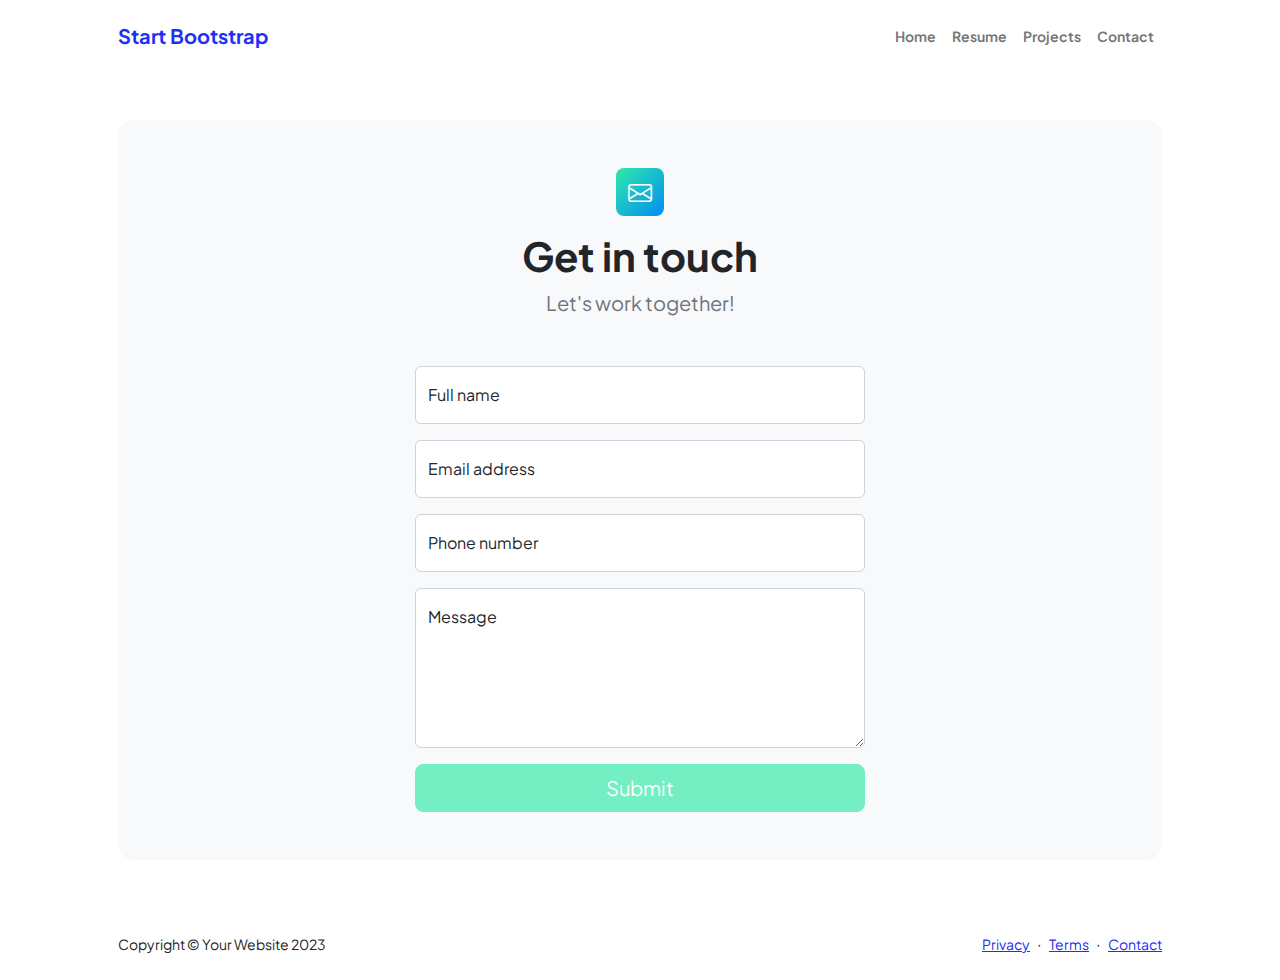
<file: contact.html>
<!DOCTYPE html>
<html lang="en">
    <head>
        <meta charset="utf-8" />
        <meta name="viewport" content="width=device-width, initial-scale=1, shrink-to-fit=no" />
        <meta name="description" content />
        <meta name="author" content />
        <title>Contact</title>
        <!-- Favicon-->
        <link rel="icon" type="image/x-icon" href="assets/favicon2.ico" />
        <!-- Custom Google font-->
        <link rel="preconnect" href="https://fonts.googleapis.com" />
        <link rel="preconnect" href="https://fonts.gstatic.com" crossorigin />
        <link href="https://fonts.googleapis.com/css2?family=Plus+Jakarta+Sans:wght@100;200;300;400;500;600;700;800;900&amp;display=swap" rel="stylesheet" />
        <!-- Bootstrap icons-->
        <link href="https://cdn.jsdelivr.net/npm/bootstrap-icons@1.8.1/font/bootstrap-icons.css" rel="stylesheet" />
        <!-- Core theme CSS (includes Bootstrap)-->
        <link href="css/styles.css" rel="stylesheet" />
    </head>
    <body class="d-flex flex-column">
        <main class="flex-shrink-0">
            <!-- Navigation-->
            <nav class="navbar navbar-expand-lg navbar-light bg-white py-3">
                <div class="container px-5">
                    <a class="navbar-brand" href="index.html"><span class="fw-bolder text-primary">Start Bootstrap</span></a>
                    <button class="navbar-toggler" type="button" data-bs-toggle="collapse" data-bs-target="#navbarSupportedContent" aria-controls="navbarSupportedContent" aria-expanded="false" aria-label="Toggle navigation"><span class="navbar-toggler-icon"></span></button>
                    <div class="collapse navbar-collapse" id="navbarSupportedContent">
                        <ul class="navbar-nav ms-auto mb-2 mb-lg-0 small fw-bolder">
                            <li class="nav-item"><a class="nav-link" href="index.html">Home</a></li>
                            <li class="nav-item"><a class="nav-link" href="resume.html">Resume</a></li>
                            <li class="nav-item"><a class="nav-link" href="projects.html">Projects</a></li>
                            <li class="nav-item"><a class="nav-link" href="contact.html">Contact</a></li>
                        </ul>
                    </div>
                </div>
            </nav>
            <!-- Page content-->
            <section class="py-5">
                <div class="container px-5">
                    <!-- Contact form-->
                    <div class="bg-light rounded-4 py-5 px-4 px-md-5">
                        <div class="text-center mb-5">
                            <div class="feature bg-primary bg-gradient-primary-to-secondary text-white rounded-3 mb-3"><i class="bi bi-envelope"></i></div>
                            <h1 class="fw-bolder">Get in touch</h1>
                            <p class="lead fw-normal text-muted mb-0">Let's work together!</p>
                        </div>
                        <div class="row gx-5 justify-content-center">
                            <div class="col-lg-8 col-xl-6">
                                <!-- * * * * * * * * * * * * * * *-->
                                <!-- * * SB Forms Contact Form * *-->
                                <!-- * * * * * * * * * * * * * * *-->
                                <!-- This form is pre-integrated with SB Forms.-->
                                <!-- To make this form functional, sign up at-->
                                <!-- https://startbootstrap.com/solution/contact-forms-->
                                <!-- to get an API token!-->
                                <form id="contactForm" data-sb-form-api-token="API_TOKEN">
                                    <!-- Name input-->
                                    <div class="form-floating mb-3">
                                        <input class="form-control" id="name" type="text" placeholder="Enter your name..." data-sb-validations="required" />
                                        <label for="name">Full name</label>
                                        <div class="invalid-feedback" data-sb-feedback="name:required">A name is required.</div>
                                    </div>
                                    <!-- Email address input-->
                                    <div class="form-floating mb-3">
                                        <input class="form-control" id="email" type="email" placeholder="name@example.com" data-sb-validations="required,email" />
                                        <label for="email">Email address</label>
                                        <div class="invalid-feedback" data-sb-feedback="email:required">An email is required.</div>
                                        <div class="invalid-feedback" data-sb-feedback="email:email">Email is not valid.</div>
                                    </div>
                                    <!-- Phone number input-->
                                    <div class="form-floating mb-3">
                                        <input class="form-control" id="phone" type="tel" placeholder="(123) 456-7890" data-sb-validations="required" />
                                        <label for="phone">Phone number</label>
                                        <div class="invalid-feedback" data-sb-feedback="phone:required">A phone number is required.</div>
                                    </div>
                                    <!-- Message input-->
                                    <div class="form-floating mb-3">
                                        <textarea class="form-control" id="message" type="text" placeholder="Enter your message here..." style="height: 10rem" data-sb-validations="required"></textarea>
                                        <label for="message">Message</label>
                                        <div class="invalid-feedback" data-sb-feedback="message:required">A message is required.</div>
                                    </div>
                                    <!-- Submit success message-->
                                    <!---->
                                    <!-- This is what your users will see when the form-->
                                    <!-- has successfully submitted-->
                                    <div class="d-none" id="submitSuccessMessage">
                                        <div class="text-center mb-3">
                                            <div class="fw-bolder">Form submission successful!</div>
                                            To activate this form, sign up at
                                            <br />
                                            <a href="https://startbootstrap.com/solution/contact-forms">https://startbootstrap.com/solution/contact-forms</a>
                                        </div>
                                    </div>
                                    <!-- Submit error message-->
                                    <!---->
                                    <!-- This is what your users will see when there is-->
                                    <!-- an error submitting the form-->
                                    <div class="d-none" id="submitErrorMessage"><div class="text-center text-danger mb-3">Error sending message!</div></div>
                                    <!-- Submit Button-->
                                    <div class="d-grid"><button class="btn btn-primary btn-lg disabled" id="submitButton" type="submit">Submit</button></div>
                                </form>
                            </div>
                        </div>
                    </div>
                </div>
            </section>

        </main>
        <!-- Footer-->
        <footer class="bg-white py-4 mt-auto">
            <div class="container px-5">
                <div class="row align-items-center justify-content-between flex-column flex-sm-row">
                    <div class="col-auto"><div class="small m-0">Copyright &copy; Your Website 2023</div></div>
                    <div class="col-auto">
                        <a class="small" href="#!">Privacy</a>
                        <span class="mx-1">&middot;</span>
                        <a class="small" href="#!">Terms</a>
                        <span class="mx-1">&middot;</span>
                        <a class="small" href="#!">Contact</a>
                    </div>
                </div>
            </div>
        </footer>
        <!-- Bootstrap core JS-->
        <script src="https://cdn.jsdelivr.net/npm/bootstrap@5.2.3/dist/js/bootstrap.bundle.min.js"></script>
        <!-- Core theme JS-->
        <script src="js/scripts.js"></script>
        <!-- * * * * * * * * * * * * * * * * * * * * * * * * * * * * * * * * * * * * * * * *-->
        <!-- * *                               SB Forms JS                               * *-->
        <!-- * * Activate your form at https://startbootstrap.com/solution/contact-forms * *-->
        <!-- * * * * * * * * * * * * * * * * * * * * * * * * * * * * * * * * * * * * * * * *-->
        <script src="https://cdn.startbootstrap.com/sb-forms-latest.js"></script>
    </body>
</html>
</file>
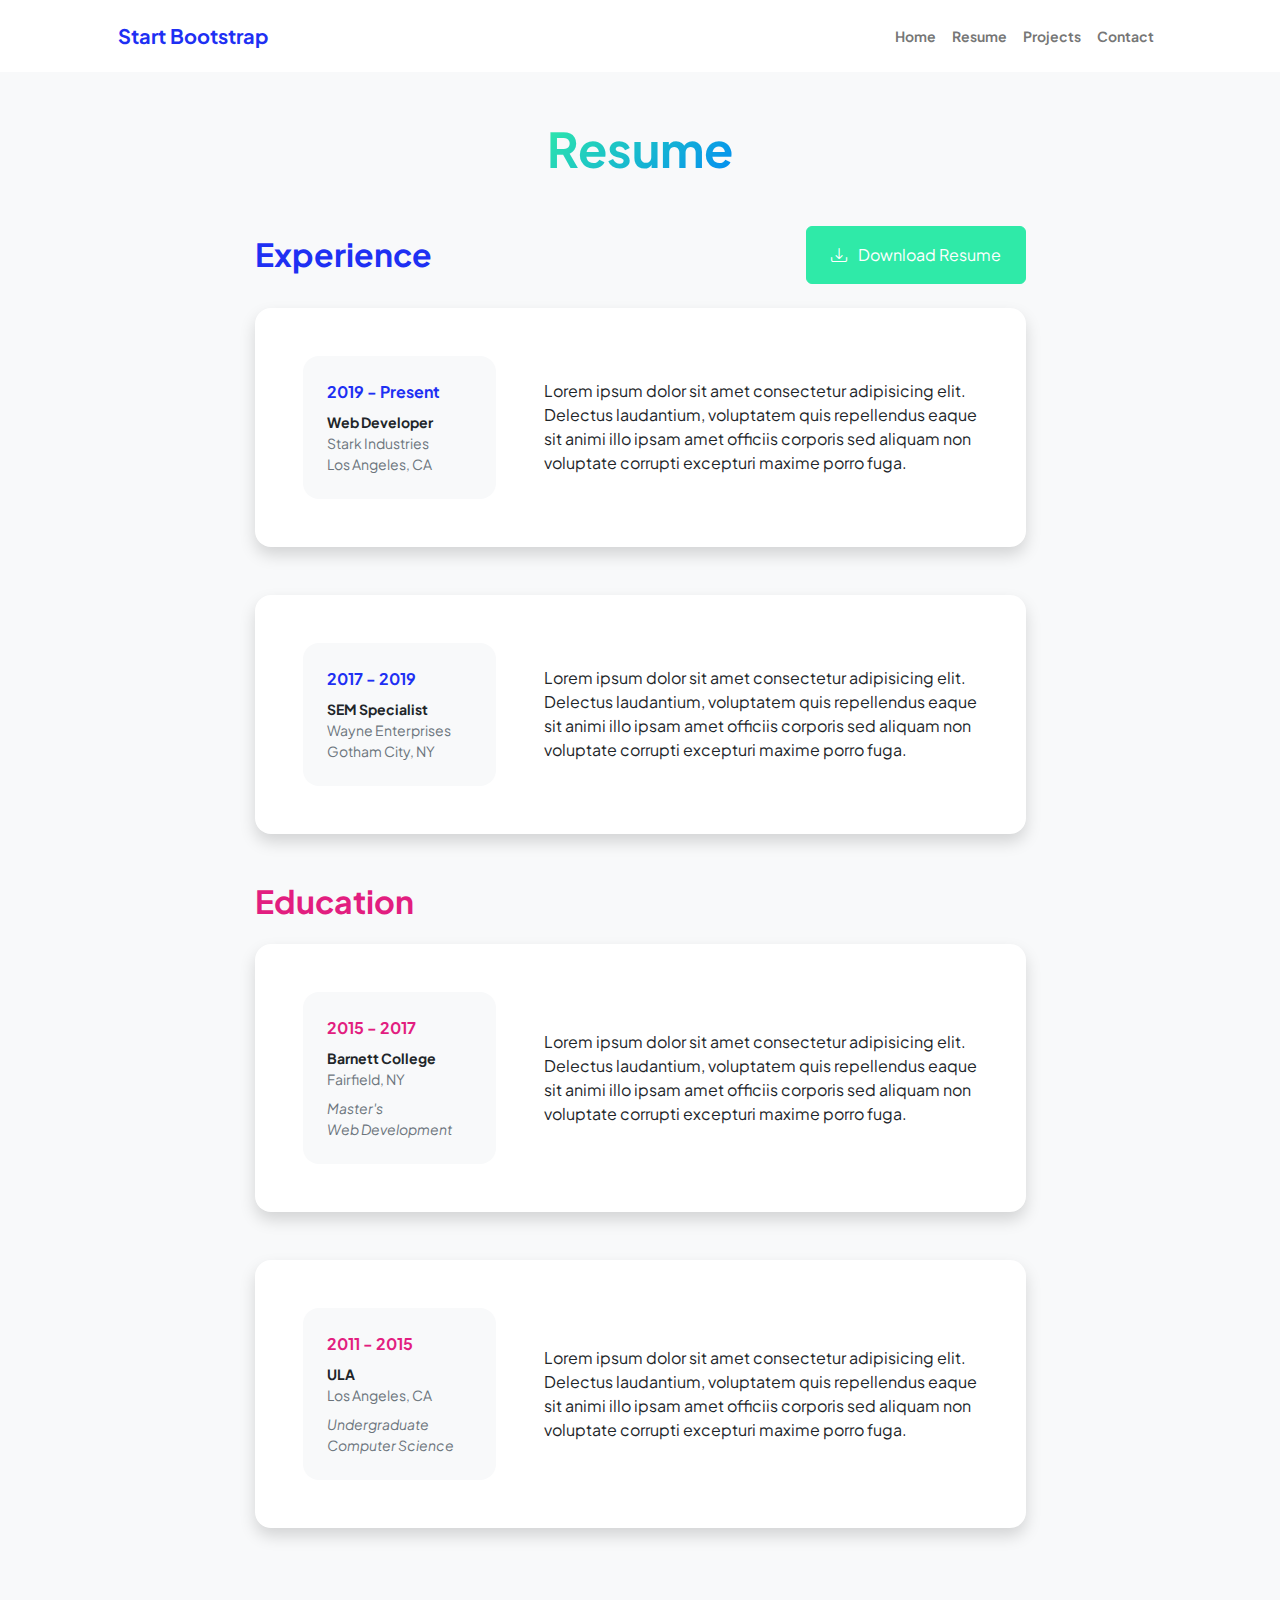
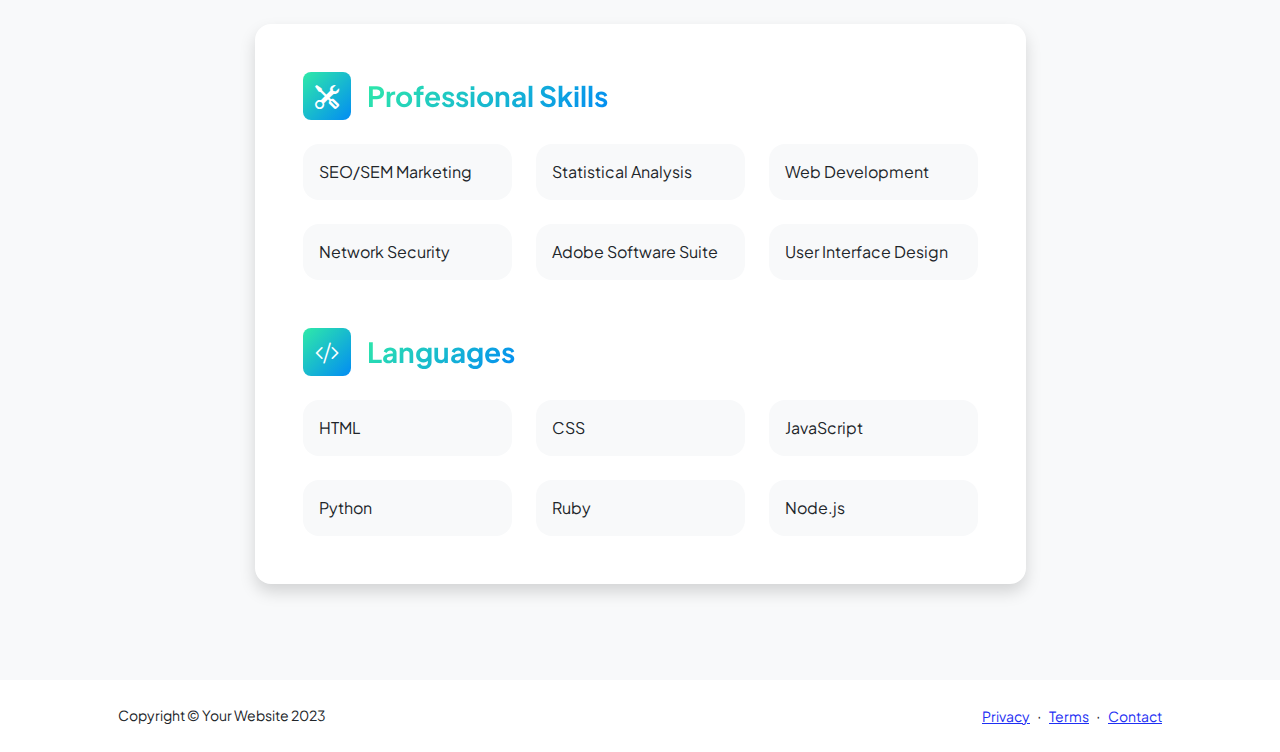
<file: resume.html>
<!DOCTYPE html>
<html lang="en">
    <head>
        <meta charset="utf-8" />
        <meta name="viewport" content="width=device-width, initial-scale=1, shrink-to-fit=no" />
        <meta name="description" content="" />
        <meta name="author" content="" />
        <title>Resume</title>
        <!-- Favicon-->
        <link rel="icon" type="image/x-icon" href="assets/favicon2.ico" />
        <!-- Custom Google font-->
        <link rel="preconnect" href="https://fonts.googleapis.com" />
        <link rel="preconnect" href="https://fonts.gstatic.com" crossorigin />
        <link href="https://fonts.googleapis.com/css2?family=Plus+Jakarta+Sans:wght@100;200;300;400;500;600;700;800;900&amp;display=swap" rel="stylesheet" />
        <!-- Bootstrap icons-->
        <link href="https://cdn.jsdelivr.net/npm/bootstrap-icons@1.8.1/font/bootstrap-icons.css" rel="stylesheet" />
        <!-- Core theme CSS (includes Bootstrap)-->
        <link href="css/styles.css" rel="stylesheet" />
    </head>
    <body class="d-flex flex-column h-100 bg-light">
        <main class="flex-shrink-0">
            <!-- Navigation-->
            <nav class="navbar navbar-expand-lg navbar-light bg-white py-3">
                <div class="container px-5">
                    <a class="navbar-brand" href="index.html"><span class="fw-bolder text-primary">Start Bootstrap</span></a>
                    <button class="navbar-toggler" type="button" data-bs-toggle="collapse" data-bs-target="#navbarSupportedContent" aria-controls="navbarSupportedContent" aria-expanded="false" aria-label="Toggle navigation"><span class="navbar-toggler-icon"></span></button>
                    <div class="collapse navbar-collapse" id="navbarSupportedContent">
                        <ul class="navbar-nav ms-auto mb-2 mb-lg-0 small fw-bolder">
                            <li class="nav-item"><a class="nav-link" href="index.html">Home</a></li>
                            <li class="nav-item"><a class="nav-link" href="resume.html">Resume</a></li>
                            <li class="nav-item"><a class="nav-link" href="projects.html">Projects</a></li>
                            <li class="nav-item"><a class="nav-link" href="contact.html">Contact</a></li>
                        </ul>
                    </div>
                </div>
            </nav>
            <!-- Page Content-->
            <div class="container px-5 my-5">
                <div class="text-center mb-5">
                    <h1 class="display-5 fw-bolder mb-0"><span class="text-gradient d-inline">Resume</span></h1>
                </div>
                <div class="row gx-5 justify-content-center">
                    <div class="col-lg-11 col-xl-9 col-xxl-8">
                        <!-- Experience Section-->
                        <section>
                            <div class="d-flex align-items-center justify-content-between mb-4">
                                <h2 class="text-primary fw-bolder mb-0">Experience</h2>
                                <!-- Download resume button-->
                                <!-- Note: Set the link href target to a PDF file within your project-->
                                <a class="btn btn-primary px-4 py-3" href="#!">
                                    <div class="d-inline-block bi bi-download me-2"></div>
                                    Download Resume
                                </a>
                            </div>
                            <!-- Experience Card 1-->
                            <div class="card shadow border-0 rounded-4 mb-5">
                                <div class="card-body p-5">
                                    <div class="row align-items-center gx-5">
                                        <div class="col text-center text-lg-start mb-4 mb-lg-0">
                                            <div class="bg-light p-4 rounded-4">
                                                <div class="text-primary fw-bolder mb-2">2019 - Present</div>
                                                <div class="small fw-bolder">Web Developer</div>
                                                <div class="small text-muted">Stark Industries</div>
                                                <div class="small text-muted">Los Angeles, CA</div>
                                            </div>
                                        </div>
                                        <div class="col-lg-8"><div>Lorem ipsum dolor sit amet consectetur adipisicing elit. Delectus laudantium, voluptatem quis repellendus eaque sit animi illo ipsam amet officiis corporis sed aliquam non voluptate corrupti excepturi maxime porro fuga.</div></div>
                                    </div>
                                </div>
                            </div>
                            <!-- Experience Card 2-->
                            <div class="card shadow border-0 rounded-4 mb-5">
                                <div class="card-body p-5">
                                    <div class="row align-items-center gx-5">
                                        <div class="col text-center text-lg-start mb-4 mb-lg-0">
                                            <div class="bg-light p-4 rounded-4">
                                                <div class="text-primary fw-bolder mb-2">2017 - 2019</div>
                                                <div class="small fw-bolder">SEM Specialist</div>
                                                <div class="small text-muted">Wayne Enterprises</div>
                                                <div class="small text-muted">Gotham City, NY</div>
                                            </div>
                                        </div>
                                        <div class="col-lg-8"><div>Lorem ipsum dolor sit amet consectetur adipisicing elit. Delectus laudantium, voluptatem quis repellendus eaque sit animi illo ipsam amet officiis corporis sed aliquam non voluptate corrupti excepturi maxime porro fuga.</div></div>
                                    </div>
                                </div>
                            </div>
                        </section>
                        <!-- Education Section-->
                        <section>
                            <h2 class="text-secondary fw-bolder mb-4">Education</h2>
                            <!-- Education Card 1-->
                            <div class="card shadow border-0 rounded-4 mb-5">
                                <div class="card-body p-5">
                                    <div class="row align-items-center gx-5">
                                        <div class="col text-center text-lg-start mb-4 mb-lg-0">
                                            <div class="bg-light p-4 rounded-4">
                                                <div class="text-secondary fw-bolder mb-2">2015 - 2017</div>
                                                <div class="mb-2">
                                                    <div class="small fw-bolder">Barnett College</div>
                                                    <div class="small text-muted">Fairfield, NY</div>
                                                </div>
                                                <div class="fst-italic">
                                                    <div class="small text-muted">Master's</div>
                                                    <div class="small text-muted">Web Development</div>
                                                </div>
                                            </div>
                                        </div>
                                        <div class="col-lg-8"><div>Lorem ipsum dolor sit amet consectetur adipisicing elit. Delectus laudantium, voluptatem quis repellendus eaque sit animi illo ipsam amet officiis corporis sed aliquam non voluptate corrupti excepturi maxime porro fuga.</div></div>
                                    </div>
                                </div>
                            </div>
                            <!-- Education Card 2-->
                            <div class="card shadow border-0 rounded-4 mb-5">
                                <div class="card-body p-5">
                                    <div class="row align-items-center gx-5">
                                        <div class="col text-center text-lg-start mb-4 mb-lg-0">
                                            <div class="bg-light p-4 rounded-4">
                                                <div class="text-secondary fw-bolder mb-2">2011 - 2015</div>
                                                <div class="mb-2">
                                                    <div class="small fw-bolder">ULA</div>
                                                    <div class="small text-muted">Los Angeles, CA</div>
                                                </div>
                                                <div class="fst-italic">
                                                    <div class="small text-muted">Undergraduate</div>
                                                    <div class="small text-muted">Computer Science</div>
                                                </div>
                                            </div>
                                        </div>
                                        <div class="col-lg-8"><div>Lorem ipsum dolor sit amet consectetur adipisicing elit. Delectus laudantium, voluptatem quis repellendus eaque sit animi illo ipsam amet officiis corporis sed aliquam non voluptate corrupti excepturi maxime porro fuga.</div></div>
                                    </div>
                                </div>
                            </div>
                        </section>
                        <!-- Divider-->
                        <div class="pb-5"></div>
                        <!-- Skills Section-->
                        <section>
                            <!-- Skillset Card-->
                            <div class="card shadow border-0 rounded-4 mb-5">
                                <div class="card-body p-5">
                                    <!-- Professional skills list-->
                                    <div class="mb-5">
                                        <div class="d-flex align-items-center mb-4">
                                            <div class="feature bg-primary bg-gradient-primary-to-secondary text-white rounded-3 me-3"><i class="bi bi-tools"></i></div>
                                            <h3 class="fw-bolder mb-0"><span class="text-gradient d-inline">Professional Skills</span></h3>
                                        </div>
                                        <div class="row row-cols-1 row-cols-md-3 mb-4">
                                            <div class="col mb-4 mb-md-0"><div class="d-flex align-items-center bg-light rounded-4 p-3 h-100">SEO/SEM Marketing</div></div>
                                            <div class="col mb-4 mb-md-0"><div class="d-flex align-items-center bg-light rounded-4 p-3 h-100">Statistical Analysis</div></div>
                                            <div class="col"><div class="d-flex align-items-center bg-light rounded-4 p-3 h-100">Web Development</div></div>
                                        </div>
                                        <div class="row row-cols-1 row-cols-md-3">
                                            <div class="col mb-4 mb-md-0"><div class="d-flex align-items-center bg-light rounded-4 p-3 h-100">Network Security</div></div>
                                            <div class="col mb-4 mb-md-0"><div class="d-flex align-items-center bg-light rounded-4 p-3 h-100">Adobe Software Suite</div></div>
                                            <div class="col"><div class="d-flex align-items-center bg-light rounded-4 p-3 h-100">User Interface Design</div></div>
                                        </div>
                                    </div>
                                    <!-- Languages list-->
                                    <div class="mb-0">
                                        <div class="d-flex align-items-center mb-4">
                                            <div class="feature bg-primary bg-gradient-primary-to-secondary text-white rounded-3 me-3"><i class="bi bi-code-slash"></i></div>
                                            <h3 class="fw-bolder mb-0"><span class="text-gradient d-inline">Languages</span></h3>
                                        </div>
                                        <div class="row row-cols-1 row-cols-md-3 mb-4">
                                            <div class="col mb-4 mb-md-0"><div class="d-flex align-items-center bg-light rounded-4 p-3 h-100">HTML</div></div>
                                            <div class="col mb-4 mb-md-0"><div class="d-flex align-items-center bg-light rounded-4 p-3 h-100">CSS</div></div>
                                            <div class="col"><div class="d-flex align-items-center bg-light rounded-4 p-3 h-100">JavaScript</div></div>
                                        </div>
                                        <div class="row row-cols-1 row-cols-md-3">
                                            <div class="col mb-4 mb-md-0"><div class="d-flex align-items-center bg-light rounded-4 p-3 h-100">Python</div></div>
                                            <div class="col mb-4 mb-md-0"><div class="d-flex align-items-center bg-light rounded-4 p-3 h-100">Ruby</div></div>
                                            <div class="col"><div class="d-flex align-items-center bg-light rounded-4 p-3 h-100">Node.js</div></div>
                                        </div>
                                    </div>
                                </div>
                            </div>
                        </section>
                    </div>
                </div>
            </div>
        </main>
        <!-- Footer-->
        <footer class="bg-white py-4 mt-auto">
            <div class="container px-5">
                <div class="row align-items-center justify-content-between flex-column flex-sm-row">
                    <div class="col-auto"><div class="small m-0">Copyright &copy; Your Website 2023</div></div>
                    <div class="col-auto">
                        <a class="small" href="#!">Privacy</a>
                        <span class="mx-1">&middot;</span>
                        <a class="small" href="#!">Terms</a>
                        <span class="mx-1">&middot;</span>
                        <a class="small" href="#!">Contact</a>
                    </div>
                </div>
            </div>
        </footer>
        <!-- Bootstrap core JS-->
        <script src="https://cdn.jsdelivr.net/npm/bootstrap@5.2.3/dist/js/bootstrap.bundle.min.js"></script>
        <!-- Core theme JS-->
        <script src="js/scripts.js"></script>
    </body>
</html>
</file>
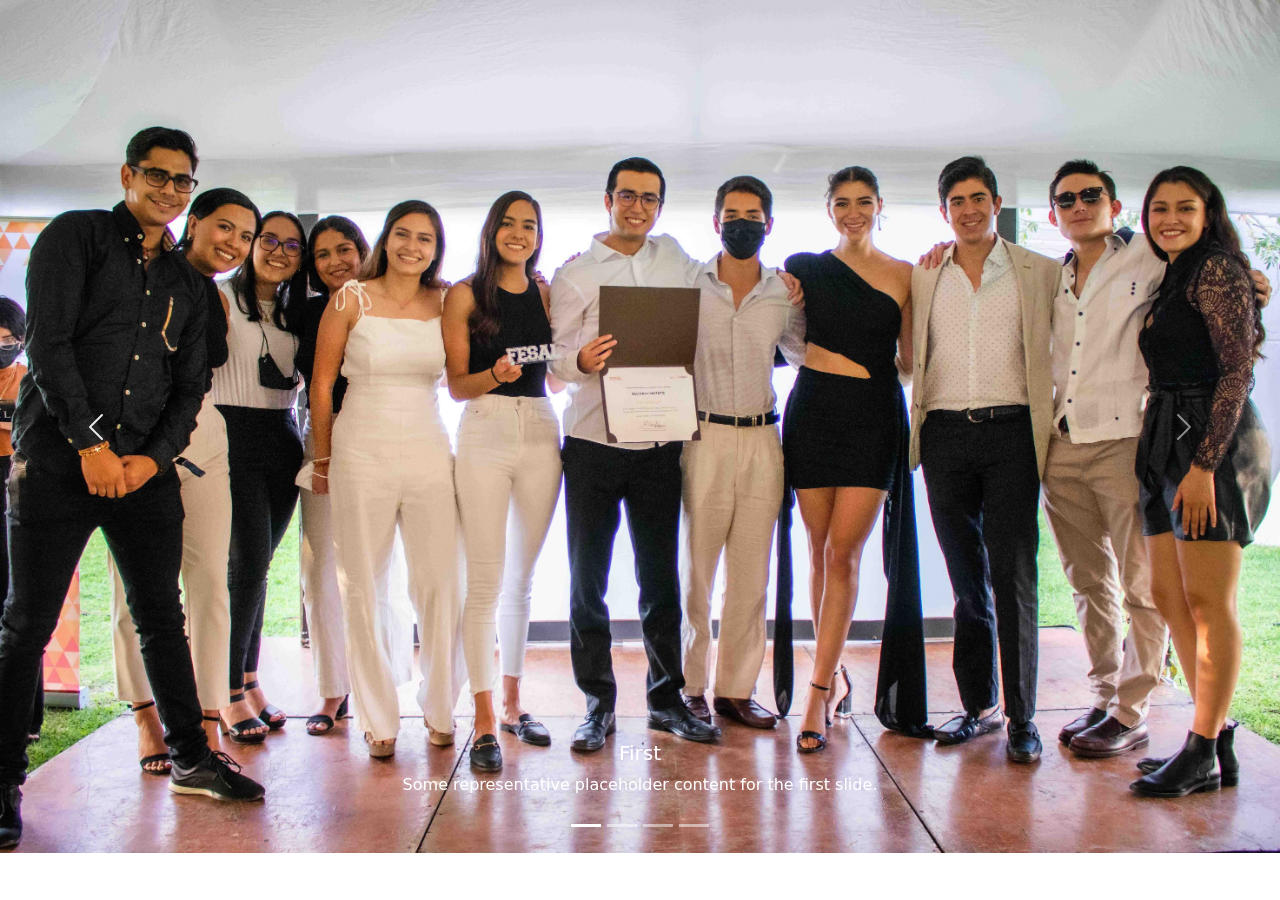
<file: tests.html>
<!DOCTYPE html>
<html lang="en">
<head>
  <meta charset="UTF-8">
  <meta name="viewport" content="width=device-width, initial-scale=1.0">
  <title>Bootstrap Carousel Example</title>
  <!-- Include Bootstrap CSS -->
  <link rel="stylesheet" href="https://cdn.jsdelivr.net/npm/bootstrap@5.3.0/dist/css/bootstrap.min.css">
  <style>
    .dark-background {
      background-color: #343a40; /* Replace with your desired dark background color */
      color: white; /* Replace with your desired text color */
      padding: 10px;
    }
  </style>
</head>
<body>

<div id="carouselExampleCaptions" class="carousel slide" data-bs-ride="carousel">
  <div class="carousel-indicators">
    <button type="button" data-bs-target="#carouselExampleCaptions" data-bs-slide-to="0" class="active" aria-current="true" aria-label="Slide 1"></button>
    <button type="button" data-bs-target="#carouselExampleCaptions" data-bs-slide-to="1" aria-label="Slide 2"></button>
    <button type="button" data-bs-target="#carouselExampleCaptions" data-bs-slide-to="2" aria-label="Slide 3"></button>
    <button type="button" data-bs-target="#carouselExampleCaptions" data-bs-slide-to="3" aria-label="Slide 4"></button>
  </div>
  <div class="carousel-inner">
    <div class="carousel-item active">
      <img src="assets/fesal.jpg" class="d-block w-100" alt="Mi año en FESAL">
      <div class="carousel-caption d-none d-md-block">
        <h5>First</h5>
        <p>Some representative placeholder content for the first slide.</p>
      </div>
    </div>
    <div class="carousel-item">
      <img src="assets/fesal2.jpg" class="d-block w-100" alt="Otra foto de FESAL">
      <div class="carousel-caption d-none d-md-block">
        <h5>Second slide label</h5>
        <p>Some representative placeholder content for the second slide.</p>
      </div>
    </div>
    <div class="carousel-item">
      <img src="assets/asua.jpg" class="d-block w-100" alt="ASUA">
      <div class="carousel-caption d-none d-md-block">
        <h5>Third slide label</h5>
        <p>Some representative placeholder content for the third slide.</p>
      </div>
    </div>
    <div class="carousel-item">
      <img src="assets/almaasua.jpg" class="d-block w-100" alt="ASUA">
      <div class="carousel-caption d-none d-md-block">
        <h5 class="text-bg-light">Fourth slide label</h5>
        <p>Some representative placeholder content for the fourth slide.</p>
      </div>
    </div>
  </div>
  <button class="carousel-control-prev" type="button" data-bs-target="#carouselExampleCaptions" data-bs-slide="prev">
    <span class="carousel-control-prev-icon" aria-hidden="true"></span>
    <span class="visually-hidden">Previous</span>
  </button>
  <button class="carousel-control-next" type="button" data-bs-target="#carouselExampleCaptions" data-bs-slide="next">
    <span class="carousel-control-next-icon" aria-hidden="true"></span>
    <span class="visually-hidden">Next</span>
  </button>
</div>

<!-- Include Bootstrap JS -->
<script src="https://cdn.jsdelivr.net/npm/bootstrap@5.3.0/dist/js/bootstrap.bundle.min.js"></script>
</body>
</html>
</file>
